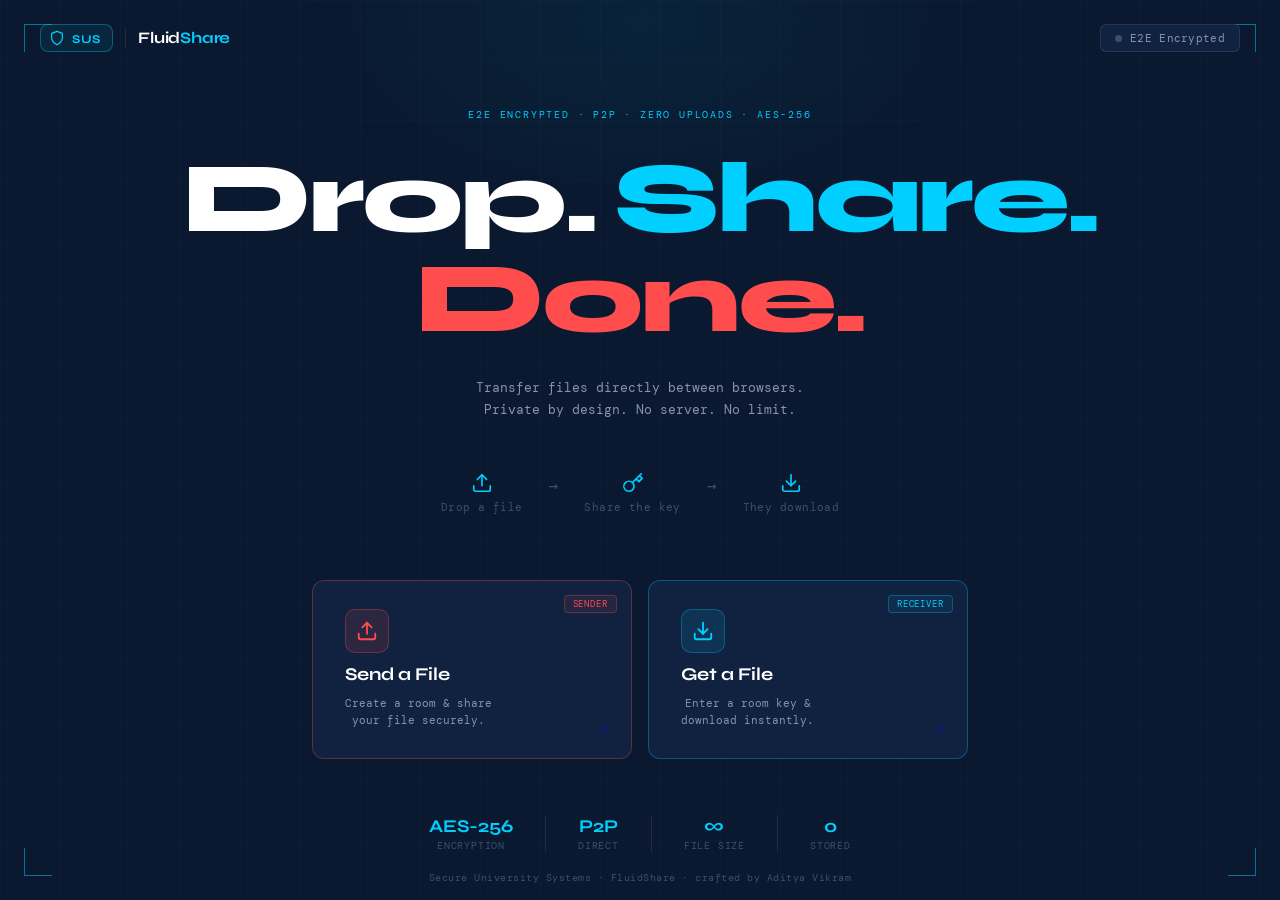
<file: index.html>
<!DOCTYPE html>
<html lang="en">
<head>
    <meta charset="UTF-8">
    <meta name="viewport" content="width=device-width, initial-scale=1.0">
    <title>SUS · FluidShare — Drop. Share. Done.</title>
    <meta name="description" content="FluidShare by SUS — End-to-End Encrypted peer-to-peer file transfer.">
    <link rel="preconnect" href="https://fonts.googleapis.com">
    <link href="https://fonts.googleapis.com/css2?family=Inter:wght@400;500;600&family=Syne:wght@400;600;700;800&family=DM+Mono:wght@300;400;500&display=swap" rel="stylesheet">
    <link rel="stylesheet" href="style.css">
    <style>
        /* ── LANDING-SPECIFIC ── */
        .landing {
            position: relative;
            z-index: 1;
            min-height: 100vh;
            display: flex;
            flex-direction: column;
            align-items: center;
            justify-content: center;
            padding: 100px 20px 40px;
            overflow-x: hidden;
        }

        /* Scan-line beam */
        .scanline {
            position: fixed;
            top: -2px;
            left: 0;
            right: 0;
            height: 2px;
            background: linear-gradient(90deg, transparent, var(--accent), transparent);
            opacity: 0;
            animation: scanBeam 3s ease forwards;
            z-index: 10;
        }
        @keyframes scanBeam {
            0%   { top: 0;    opacity: 0; }
            10%  { opacity: 1; }
            90%  { opacity: 1; }
            100% { top: 100vh; opacity: 0; }
        }

        /* Corner brackets */
        .bracket {
            position: fixed;
            width: 28px;
            height: 28px;
            opacity: 0;
            animation: bracketIn 0.6s ease 1.2s forwards;
        }
        .bracket-tl { top: 24px;  left: 24px;  border-top: 1px solid var(--accent); border-left: 1px solid var(--accent); }
        .bracket-tr { top: 24px;  right: 24px; border-top: 1px solid var(--accent); border-right: 1px solid var(--accent); }
        .bracket-bl { bottom: 24px; left: 24px;  border-bottom: 1px solid var(--accent); border-left: 1px solid var(--accent); }
        .bracket-br { bottom: 24px; right: 24px; border-bottom: 1px solid var(--accent); border-right: 1px solid var(--accent); }
        @keyframes bracketIn { from { opacity: 0; } to { opacity: 0.5; } }

        /* Header */
        .land-header {
            position: fixed;
            top: 0; left: 0; right: 0;
            max-width: none;
            margin: 0;
            display: flex;
            align-items: center;
            justify-content: space-between;
            padding: 24px 40px;
            opacity: 0;
            animation: fadeDown 0.7s ease 0.4s forwards;
            z-index: 5;
        }
        @keyframes fadeDown {
            from { opacity: 0; transform: translateY(-12px); }
            to   { opacity: 1; transform: translateY(0); }
        }

        /* Hero text */
        .land-hero {
            text-align: center;
            display: flex;
            flex-direction: column;
            align-items: center;
            gap: 0;
        }

        .land-eyebrow {
            font-family: var(--font-mono);
            font-size: 10px;
            letter-spacing: 0.18em;
            text-transform: uppercase;
            color: var(--accent);
            opacity: 0;
            animation: fadeUp 0.6s ease 0.5s forwards;
            margin-bottom: 28px;
        }

        /* Each word slides up from a clipped mask */
        .word-wrap {
            overflow: hidden;
            display: inline-block;
        }
        .word {
            display: inline-block;
            font-family: var(--font-head);
            font-size: clamp(52px, 10vw, 100px);
            font-weight: 800;
            letter-spacing: -3px;
            line-height: 1;
            color: var(--text);
            transform: translateY(110%);
            opacity: 0;
        }
        .word.accent { color: var(--accent); }
        .word.red    { color: var(--send); }

        .word-anim-1 { animation: wordReveal 0.9s cubic-bezier(.16,1,.3,1) 0.7s forwards; }
        .word-anim-2 { animation: wordReveal 0.9s cubic-bezier(.16,1,.3,1) 1.0s forwards; }
        .word-anim-3 { animation: wordReveal 0.9s cubic-bezier(.16,1,.3,1) 1.3s forwards; }

        @keyframes wordReveal {
            to { transform: translateY(0); opacity: 1; }
        }

        .land-sep {
            font-family: var(--font-head);
            font-size: clamp(52px, 10vw, 100px);
            font-weight: 800;
            letter-spacing: -3px;
            color: var(--text-dim);
            display: inline-block;
            opacity: 0;
            animation: fadeIn 0.5s ease 1.15s forwards;
            margin: 0 8px;
        }
        @keyframes fadeIn { to { opacity: 1; } }

        .land-sub {
            font-family: var(--font-mono);
            font-size: 13px;
            color: var(--text-muted);
            max-width: 380px;
            line-height: 1.7;
            text-align: center;
            opacity: 0;
            animation: fadeUp 0.7s ease 1.8s forwards;
            margin-top: 28px;
        }

        /* Choice buttons */
        .land-choices {
            display: flex;
            gap: 16px;
            margin-top: 56px;
            opacity: 0;
            animation: fadeUp 0.7s ease 2.1s forwards;
            flex-wrap: wrap;
            justify-content: center;
            width: 100%;
        }

        .choice-btn {
            position: relative;
            display: flex;
            flex-direction: column;
            align-items: flex-start;
            gap: 10px;
            padding: 28px 32px;
            border-radius: 12px;
            border: 1px solid;
            cursor: pointer;
            text-decoration: none;
            transition: transform 0.25s, box-shadow 0.25s, border-color 0.25s;
            flex: 1 1 200px;
            max-width: 320px;
            overflow: hidden;
            background: var(--surface);
        }

        .choice-btn::before {
            content: '';
            position: absolute;
            inset: 0;
            opacity: 0;
            transition: opacity 0.3s;
        }

        .choice-btn:hover { transform: translateY(-4px); }
        .choice-btn:hover::before { opacity: 1; }
        .choice-btn:active { transform: translateY(-2px); }

        .choice-btn.send {
            border-color: rgba(255,77,77,0.3);
        }
        .choice-btn.send::before {
            background: var(--send-dim);
        }
        .choice-btn.send:hover {
            border-color: var(--send);
            box-shadow: 0 8px 40px rgba(255,77,77,0.18);
        }

        .choice-btn.recv {
            border-color: rgba(0,207,255,0.3);
        }
        .choice-btn.recv::before {
            background: var(--recv-dim);
        }
        .choice-btn.recv:hover {
            border-color: var(--recv);
            box-shadow: 0 8px 40px rgba(0,207,255,0.18);
        }

        .choice-icon {
            width: 44px;
            height: 44px;
            border-radius: 10px;
            border: 1px solid;
            display: flex;
            align-items: center;
            justify-content: center;
            position: relative;
            z-index: 1;
        }

        .choice-btn.send .choice-icon {
            color: var(--send);
            background: rgba(255,77,77,0.12);
            border-color: rgba(255,77,77,0.3);
        }

        .choice-btn.recv .choice-icon {
            color: var(--recv);
            background: rgba(0,207,255,0.10);
            border-color: rgba(0,207,255,0.28);
        }

        .choice-label {
            font-family: var(--font-head);
            font-size: 18px;
            font-weight: 700;
            color: var(--text);
            position: relative;
            z-index: 1;
        }

        .choice-desc {
            font-family: var(--font-mono);
            font-size: 11px;
            color: var(--text-muted);
            line-height: 1.6;
            position: relative;
            z-index: 1;
        }

        .choice-badge {
            position: absolute;
            top: 14px; right: 14px;
            font-family: var(--font-mono);
            font-size: 9px;
            letter-spacing: 0.1em;
            text-transform: uppercase;
            padding: 2px 8px;
            border-radius: 4px;
            border: 1px solid;
        }
        .choice-btn.send .choice-badge {
            color: var(--send);
            border-color: rgba(255,77,77,0.3);
            background: rgba(255,77,77,0.08);
        }
        .choice-btn.recv .choice-badge {
            color: var(--recv);
            border-color: rgba(0,207,255,0.28);
            background: rgba(0,207,255,0.07);
        }

        .choice-arrow {
            position: absolute;
            bottom: 20px; right: 20px;
            opacity: 0.3;
            transition: opacity 0.2s, transform 0.2s;
        }
        .choice-btn:hover .choice-arrow { opacity: 0.8; transform: translate(3px,-3px); }

        /* Stats bar */
        .land-stats {
            display: flex;
            gap: 32px;
            margin-top: 56px;
            opacity: 0;
            animation: fadeUp 0.7s ease 2.4s forwards;
        }
        .stat {
            text-align: center;
        }
        .stat-val {
            font-family: var(--font-head);
            font-size: 18px;
            font-weight: 700;
            color: var(--accent);
        }
        .stat-label {
            font-family: var(--font-mono);
            font-size: 10px;
            color: var(--text-dim);
            letter-spacing: 0.08em;
            text-transform: uppercase;
            margin-top: 2px;
        }
        .stat-div {
            width: 1px;
            background: var(--border);
            align-self: stretch;
        }

        /* Footer */
        .land-footer {
            position: fixed;
            bottom: 0; left: 0; right: 0;
            display: flex;
            align-items: center;
            justify-content: center;
            padding: 16px 40px;
            opacity: 0;
            animation: fadeIn 0.7s ease 2.8s forwards;
        }
        .land-footer p {
            font-family: var(--font-mono);
            font-size: 10px;
            color: var(--text-dim);
            letter-spacing: 0.5px;
        }

        .how-it-works {
            display: flex;
            gap: 0;
            align-items: center;
            justify-content: center;
            width: 100%;
            max-width: 860px;
            margin-top: 40px;
            flex-wrap: wrap;
        }
        .hiw-step {
            display: flex;
            flex-direction: column;
            align-items: center;
            gap: 6px;
            padding: 10px 16px;
            opacity: 0;
            animation: fadeUp 0.6s ease forwards;
        }
        .hiw-step:nth-child(1) { animation-delay: 1.6s; }
        .hiw-step:nth-child(3) { animation-delay: 1.75s; }
        .hiw-step:nth-child(5) { animation-delay: 1.9s; }
        .hiw-icon {
            color: var(--accent);
            display: flex;
            align-items: center;
            justify-content: center;
        }
        .hiw-label {
            font-family: var(--font-mono);
            font-size: 11px;
            color: var(--text-dim);
            letter-spacing: 0.04em;
            text-align: center;
            white-space: nowrap;
        }
        .hiw-arrow {
            font-family: var(--font-mono);
            font-size: 16px;
            color: var(--text-dim);
            opacity: 0;
            animation: fadeUp 0.5s ease forwards;
            margin: 0 10px;
            padding-bottom: 14px;
        }
        .hiw-arrow:nth-child(2) { animation-delay: 1.68s; }
        .hiw-arrow:nth-child(4) { animation-delay: 1.83s; }

        @keyframes fadeUp {
            from { opacity: 0; transform: translateY(16px); }
            to   { opacity: 1; transform: translateY(0); }
        }

        @media (max-width: 768px) {
            .hiw-arrow { display: none; }
            .how-it-works { flex-direction: column; gap: 4px; }
            .land-choices { flex-direction: column; }
            .land-header  { padding: 16px 20px; }
            .land-stats { flex-wrap: wrap; justify-content: center; gap: 20px; }
            .stat-div { display: none; }
        }
    </style>
</head>
<body>

<!-- Scan-line sweep -->
<div class="scanline"></div>

<!-- Corner brackets -->
<div class="bracket bracket-tl"></div>
<div class="bracket bracket-tr"></div>
<div class="bracket bracket-bl"></div>
<div class="bracket bracket-br"></div>

<!-- Header -->
<header class="land-header">
    <div class="logo">
        <div class="logo-sus-badge">
            <svg viewBox="0 0 24 24" stroke-linecap="round" stroke-linejoin="round">
                <path d="M12 22s8-4 8-10V5l-8-3-8 3v7c0 6 8 10 8 10z"/>
            </svg>
            <span class="logo-sus-text">SUS</span>
        </div>
        <div class="logo-divider"></div>
        <div class="logo-name">Fluid<span>Share</span></div>
    </div>

    <div id="connection-status">
        <div class="status-dot"></div>
        <span id="connection-status-text">E2E Encrypted</span>
    </div>
</header>

<!-- Landing -->
<main class="landing">
    <div class="land-hero">
        <p class="land-eyebrow">E2E Encrypted · P2P · Zero uploads · AES-256</p>

        <!-- Animated headline -->
        <div style="display:flex; align-items:baseline; flex-wrap:wrap; justify-content:center; gap: 0 18px;">
            <div class="word-wrap"><span class="word word-anim-1">Drop.</span></div>
            <div class="word-wrap"><span class="word accent word-anim-2">Share.</span></div>
            <div class="word-wrap"><span class="word red word-anim-3">Done.</span></div>
        </div>

        <p class="land-sub">Transfer files directly between browsers.<br>Private by design. No server. No limit.</p>

        <!-- How It Works Strip -->
        <div class="how-it-works">
            <div class="hiw-step">
                <div class="hiw-icon">
                    <svg width="22" height="22" viewBox="0 0 24 24" fill="none" stroke="currentColor" stroke-width="1.8" stroke-linecap="round" stroke-linejoin="round">
                        <path d="M21 15v4a2 2 0 0 1-2 2H5a2 2 0 0 1-2-2v-4"/>
                        <polyline points="17 8 12 3 7 8"/>
                        <line x1="12" y1="3" x2="12" y2="15"/>
                    </svg>
                </div>
                <div class="hiw-label">Drop a file</div>
            </div>
            <div class="hiw-arrow">→</div>
            <div class="hiw-step">
                <div class="hiw-icon">
                    <svg width="22" height="22" viewBox="0 0 24 24" fill="none" stroke="currentColor" stroke-width="1.8" stroke-linecap="round" stroke-linejoin="round">
                        <path d="M21 2l-2 2m-7.61 7.61a5.5 5.5 0 1 1-7.778 7.778 5.5 5.5 0 0 1 7.777-7.777zm0 0L15.5 7.5m0 0l3 3L22 7l-3-3m-3.5 3.5L19 4"/>
                    </svg>
                </div>
                <div class="hiw-label">Share the key</div>
            </div>
            <div class="hiw-arrow">→</div>
            <div class="hiw-step">
                <div class="hiw-icon">
                    <svg width="22" height="22" viewBox="0 0 24 24" fill="none" stroke="currentColor" stroke-width="1.8" stroke-linecap="round" stroke-linejoin="round">
                        <path d="M21 15v4a2 2 0 0 1-2 2H5a2 2 0 0 1-2-2v-4"/>
                        <polyline points="7 10 12 15 17 10"/>
                        <line x1="12" y1="15" x2="12" y2="3"/>
                    </svg>
                </div>
                <div class="hiw-label">They download</div>
            </div>
        </div>

        <!-- Choice -->
        <div class="land-choices">
            <a href="send.html" class="choice-btn send">
                <span class="choice-badge">Sender</span>
                <div class="choice-icon">
                    <svg width="22" height="22" viewBox="0 0 24 24" fill="none" stroke="currentColor" stroke-width="2" stroke-linecap="round" stroke-linejoin="round">
                        <path d="M21 15v4a2 2 0 0 1-2 2H5a2 2 0 0 1-2-2v-4"/>
                        <polyline points="17 8 12 3 7 8"/>
                        <line x1="12" y1="3" x2="12" y2="15"/>
                    </svg>
                </div>
                <div class="choice-label">Send a File</div>
                <div class="choice-desc">Create a room &amp; share<br>your file securely.</div>
                <svg class="choice-arrow" width="16" height="16" viewBox="0 0 24 24" fill="none" stroke="currentColor" stroke-width="2" stroke-linecap="round">
                    <line x1="7" y1="17" x2="17" y2="7"/><polyline points="7 7 17 7 17 17"/>
                </svg>
            </a>

            <a href="receive.html" class="choice-btn recv">
                <span class="choice-badge">Receiver</span>
                <div class="choice-icon">
                    <svg width="22" height="22" viewBox="0 0 24 24" fill="none" stroke="currentColor" stroke-width="2" stroke-linecap="round" stroke-linejoin="round">
                        <path d="M21 15v4a2 2 0 0 1-2 2H5a2 2 0 0 1-2-2v-4"/>
                        <polyline points="7 10 12 15 17 10"/>
                        <line x1="12" y1="15" x2="12" y2="3"/>
                    </svg>
                </div>
                <div class="choice-label">Get a File</div>
                <div class="choice-desc">Enter a room key &amp;<br>download instantly.</div>
                <svg class="choice-arrow" width="16" height="16" viewBox="0 0 24 24" fill="none" stroke="currentColor" stroke-width="2" stroke-linecap="round">
                    <line x1="7" y1="17" x2="17" y2="7"/><polyline points="7 7 17 7 17 17"/>
                </svg>
            </a>
        </div>

        <!-- Stats -->
        <div class="land-stats">
            <div class="stat">
                <div class="stat-val">AES-256</div>
                <div class="stat-label">Encryption</div>
            </div>
            <div class="stat-div"></div>
            <div class="stat">
                <div class="stat-val">P2P</div>
                <div class="stat-label">Direct</div>
            </div>
            <div class="stat-div"></div>
            <div class="stat">
                <div class="stat-val">∞</div>
                <div class="stat-label">File Size</div>
            </div>
            <div class="stat-div"></div>
            <div class="stat">
                <div class="stat-val">0</div>
                <div class="stat-label">Stored</div>
            </div>
        </div>
        </div>
</main>

<!-- Footer -->
<footer class="land-footer">
    <p>Secure University Systems · FluidShare · crafted by Aditya Vikram</p>
</footer>

</body>
</html>
</file>
<file: style.css>
/* =============================================
   SUS · FLUIDSHARE — MAIN STYLES
   Secure University Systems · File Transfer
   style.css
============================================= */

*, *::before, *::after {
    box-sizing: border-box;
    margin: 0;
    padding: 0;
}

*:focus-visible {
    outline: 2px solid var(--accent);
    outline-offset: 2px;
}

:root {
    /* SUS Design Tokens */
    --bg:          #0A192F;
    --surface:     #112240;
    --surface-2:   #1a2f4a;
    --border:      #ffffff18;
    --border-soft: #ffffff0d;
    --border-hover:#ffffff30;
    --text:        #FFFFFF;
    --text-muted:  #8892B0;
    --text-dim:    #3d4f6d;
    --cyan:        #00CFFF;
    --red:         #FF4D4D;
    --accent:      #00CFFF;
    --accent-dim:  rgba(0, 207, 255, 0.10);
    --accent-glow: rgba(0, 207, 255, 0.25);
    /* Send = RED · Receive = CYAN */
    --send:        #FF4D4D;
    --send-dim:    rgba(255, 77, 77, 0.10);
    --send-glow:   rgba(255, 77, 77, 0.25);
    --recv:        #00CFFF;
    --recv-dim:    rgba(0, 207, 255, 0.10);
    --recv-glow:   rgba(0, 207, 255, 0.25);
    --danger:      #FF4D4D;
    --danger-dim:  rgba(255, 77, 77, 0.12);
    --radius:      10px;

    /* Fonts — header Syne, body Inter, mono DM Mono */
    --font-head: 'Syne', sans-serif;
    --font-body: 'Inter', sans-serif;
    --font-mono: 'DM Mono', monospace;
}

html, body {
    height: 100%;
    background: var(--bg);
    color: var(--text);
    font-family: var(--font-body);
    -webkit-font-smoothing: antialiased;
    overflow-x: hidden;
}

/* Subtle grid overlay */
body::before {
    content: '';
    position: fixed;
    inset: 0;
    background-image:
        linear-gradient(var(--border) 1px, transparent 1px),
        linear-gradient(90deg, var(--border) 1px, transparent 1px);
    background-size: 60px 60px;
    opacity: 0.18;
    pointer-events: none;
    z-index: 0;
}

/* Ambient cyan glow */
body::after {
    content: '';
    position: fixed;
    top: -20%;
    left: 50%;
    transform: translateX(-50%);
    width: 700px;
    height: 400px;
    background: radial-gradient(ellipse, rgba(0, 207, 255, 0.06) 0%, transparent 70%);
    pointer-events: none;
    z-index: 0;
}

/* ---- APP WRAPPER ---- */
#app {
    opacity: 0;
    transition: opacity 0.6s ease 0.1s;
}

#app.visible {
    opacity: 1;
}

/* ---- PAGE LAYOUT ---- */
.page {
    position: relative;
    z-index: 1;
    min-height: 100vh;
    display: flex;
    flex-direction: column;
    align-items: center;
    padding: 40px 20px 60px;
}

/* ---- HEADER ---- */
header {
    width: 100%;
    max-width: 880px;
    display: flex;
    align-items: center;
    justify-content: space-between;
    padding-bottom: 48px;
    animation: fadeUp 0.5s ease both;
}

/* SUS + FluidShare co-brand */
.logo {
    display: flex;
    align-items: center;
    gap: 12px;
}

.logo-sus-badge {
    display: flex;
    align-items: center;
    gap: 7px;
    padding: 5px 11px 5px 8px;
    border: 1px solid rgba(0,207,255,0.35);
    border-radius: 8px;
    background: rgba(0,207,255,0.07);
}

.logo-sus-badge svg {
    width: 16px;
    height: 16px;
    stroke: var(--accent);
    fill: none;
    stroke-width: 1.8;
    display: block;
}

.logo-sus-text {
    font-family: var(--font-head);
    font-size: 12px;
    font-weight: 700;
    color: var(--accent);
    letter-spacing: 0.06em;
    line-height: 1;
    margin-top: 1px;
}

.logo-divider {
    width: 1px;
    height: 20px;
    background: var(--border);
}

.logo-name {
    font-family: var(--font-head);
    font-size: 16px;
    font-weight: 700;
    color: var(--text);
    letter-spacing: -0.2px;
    line-height: 1;
}

.logo-name span {
    color: var(--accent);
}

/* ---- CONNECTION STATUS PILL ---- */
#connection-status {
    display: flex;
    align-items: center;
    gap: 8px;
    padding: 6px 14px;
    border-radius: 6px;
    border: 1px solid var(--border);
    background: var(--surface);
    transition: border-color 0.3s, background 0.3s;
}

#connection-status.connected {
    border-color: rgba(0, 207, 255, 0.35);
    background: rgba(0, 207, 255, 0.07);
}

.status-dot {
    width: 7px;
    height: 7px;
    border-radius: 50%;
    background: var(--text-dim);
    transition: background 0.3s, box-shadow 0.3s;
    flex-shrink: 0;
}

#connection-status.connected .status-dot {
    background: var(--accent);
    box-shadow: 0 0 8px var(--accent-glow);
    animation: statusPulse 2.5s ease-in-out infinite;
}

@keyframes statusPulse {
    0%, 100% { opacity: 1; }
    50% { opacity: 0.4; }
}

#connection-status-text {
    font-family: var(--font-mono);
    font-size: 11px;
    color: var(--text-muted);
    white-space: nowrap;
    letter-spacing: 0.3px;
}

#connection-status.connected #connection-status-text {
    color: var(--accent);
}

/* ---- HERO ---- */
.hero {
    text-align: center;
    margin-bottom: 52px;
    animation: fadeUp 0.5s 0.1s ease both;
}

.hero-eyebrow {
    font-family: var(--font-mono);
    font-size: 10px;
    letter-spacing: 0.14em;
    text-transform: uppercase;
    color: var(--accent);
    margin-bottom: 16px;
    font-weight: 600;
}

.hero h1 {
    font-family: var(--font-head);
    font-size: clamp(36px, 6.5vw, 64px);
    font-weight: 800;
    letter-spacing: -1.5px;
    line-height: 1.05;
    color: var(--text);
    margin-bottom: 16px;
}

.hero h1 em {
    font-style: normal;
    color: var(--accent);
}

.hero-div {
    width: 36px;
    height: 2px;
    background: var(--accent);
    border-radius: 2px;
    margin: 14px auto;
}

.hero p {
    font-family: var(--font-body);
    font-size: 14px;
    font-weight: 400;
    color: var(--text-muted);
    max-width: 360px;
    margin: 0 auto;
    line-height: 1.7;
}

/* ---- CARDS GRID ---- */
.cards {
    display: grid;
    grid-template-columns: 1fr 1fr;
    gap: 16px;
    width: 100%;
    max-width: 880px;
}

/* ---- CARD ---- */
.card {
    background: var(--surface);
    border: 1px solid var(--border);
    border-radius: var(--radius);
    padding: 24px;
    display: flex;
    flex-direction: column;
    gap: 18px;
    transition: border-color 0.25s;
    position: relative;
    overflow: hidden;
}

/* Top accent line */
.card::before {
    content: '';
    position: absolute;
    top: 0; left: 0; right: 0;
    height: 2px;
    opacity: 0;
    transition: opacity 0.3s;
}

.card.send::before { background: linear-gradient(90deg, var(--send) 0%, transparent 60%); }
.card.receive::before { background: linear-gradient(90deg, var(--recv) 0%, transparent 60%); }

.card.send:hover  { border-color: rgba(255, 77, 77, 0.35); }
.card.receive:hover { border-color: rgba(0, 207, 255, 0.35); }
.card:hover::before { opacity: 1; }

.card:nth-child(1) { animation: fadeUp 0.5s 0.2s ease both; }
.card:nth-child(2) { animation: fadeUp 0.5s 0.3s ease both; }

/* Card header row */
.card-header {
    display: flex;
    align-items: flex-start;
    justify-content: space-between;
}

.card-icon {
    width: 40px;
    height: 40px;
    border-radius: 8px;
    display: flex;
    align-items: center;
    justify-content: center;
    border: 1px solid;
}

.card.send .card-icon {
    background: var(--send-dim);
    border-color: rgba(255, 77, 77, 0.28);
    color: var(--send);
}

.card.receive .card-icon {
    background: var(--recv-dim);
    border-color: rgba(0, 207, 255, 0.28);
    color: var(--recv);
}

.card-badge {
    font-family: var(--font-head);
    font-size: 10px;
    font-weight: 700;
    letter-spacing: 0.1em;
    text-transform: uppercase;
    padding: 3px 10px;
    border-radius: 4px;
    border: 1px solid;
}

.card.send .card-badge {
    background: rgba(255, 77, 77, 0.10);
    border-color: rgba(255, 77, 77, 0.32);
    color: var(--send);
}

.card.receive .card-badge {
    background: rgba(0, 207, 255, 0.08);
    border-color: rgba(0, 207, 255, 0.30);
    color: var(--recv);
}

.card-title {
    font-family: var(--font-head);
    font-size: 18px;
    font-weight: 600;
    letter-spacing: -0.2px;
    color: var(--text);
}

.card-subtitle {
    font-family: var(--font-body);
    font-size: 13px;
    color: var(--text-muted);
    margin-top: 3px;
    line-height: 1.6;
}

/* ---- DROP ZONE ---- */
.drop-zone {
    border: 1px dashed rgba(255, 77, 77, 0.22);
    border-radius: 8px;
    padding: 28px 20px;
    text-align: center;
    cursor: pointer;
    transition: border-color 0.2s, background 0.2s;
    background: transparent;
    position: relative;
}

.drop-zone:hover,
.drop-zone.drag-over {
    border-color: var(--send);
    background: var(--send-dim);
}

.drop-zone input[type="file"] {
    position: absolute;
    inset: 0;
    opacity: 0;
    cursor: pointer;
    width: 100%;
    height: 100%;
}

.drop-zone-icon {
    color: var(--text-dim);
    margin-bottom: 8px;
    transition: color 0.2s;
}

.drop-zone:hover .drop-zone-icon {
    color: var(--send);
}

.drop-zone-label {
    font-family: var(--font-body);
    font-size: 13px;
    color: var(--text-muted);
    line-height: 1.6;
}

.drop-zone-label strong {
    font-family: var(--font-head);
    color: var(--text);
    display: block;
    font-size: 13px;
    font-weight: 600;
    margin-bottom: 4px;
}

#file-name {
    font-family: var(--font-mono);
    font-size: 11px;
    color: var(--send);
    margin-top: 8px;
    display: none;
    word-break: break-all;
}

/* ---- RECEIVE PLACEHOLDER ---- */
.receive-placeholder {
    flex: 1;
    border-radius: 8px;
    background: var(--surface-2);
    border: 1px solid var(--border-soft);
    display: flex;
    align-items: center;
    justify-content: center;
    min-height: 110px;
    flex-direction: column;
    gap: 10px;
    padding: 20px;
}

.receive-placeholder span {
    font-family: var(--font-mono);
    font-size: 11px;
    color: var(--text-dim);
    letter-spacing: 0.08em;
    text-transform: uppercase;
}

.receive-placeholder.loading {
    color: var(--accent);
}

.receive-placeholder.loading svg {
    stroke: var(--accent);
    animation: spin 1.2s linear infinite;
}

@keyframes spin {
    100% { transform: rotate(360deg); }
}

/* ---- PASSWORD FIELD ---- */
.password-row {
    display: flex;
    align-items: center;
    gap: 8px;
}

.password-row input[type="password"],
.password-row input[type="text"] {
    flex: 1;
}

.toggle-pw-btn {
    width: 36px;
    height: 36px;
    border-radius: 6px;
    background: var(--surface-2);
    border: 1px solid var(--border);
    color: var(--text-muted);
    cursor: pointer;
    display: flex;
    align-items: center;
    justify-content: center;
    transition: border-color 0.2s, color 0.2s;
    flex-shrink: 0;
}

.toggle-pw-btn:hover {
    border-color: var(--accent);
    color: var(--accent);
}

/* ---- INPUTS ---- */
.field {
    display: flex;
    flex-direction: column;
    gap: 6px;
}

.field label {
    font-family: var(--font-mono);
    font-size: 10px;
    letter-spacing: 0.1em;
    text-transform: uppercase;
    color: var(--text-muted);
    font-weight: 600;
}

.field-hint {
    font-family: var(--font-body);
    font-size: 11px;
    color: var(--text-dim);
    text-transform: none;
    letter-spacing: normal;
    font-weight: 400;
}

.input-row {
    display: flex;
    gap: 8px;
}

input[type="text"],
input[type="password"] {
    flex: 1;
    background: var(--surface-2);
    border: 1px solid var(--border);
    border-radius: 8px;
    padding: 10px 14px;
    font-family: var(--font-mono);
    font-size: 12px;
    color: var(--text);
    outline: none;
    transition: border-color 0.2s;
    letter-spacing: 0.5px;
}

input[type="text"]::placeholder,
input[type="password"]::placeholder { color: var(--text-dim); }
input[type="text"]:focus,
input[type="password"]:focus { border-color: rgba(0,207,255,0.5); }

/* ---- BUTTONS ---- */
.btn {
    padding: 10px 16px;
    border-radius: 8px;
    font-family: var(--font-head);
    font-size: 13px;
    font-weight: 600;
    letter-spacing: 0.2px;
    cursor: pointer;
    border: 1px solid transparent;
    transition: all 0.2s;
    white-space: nowrap;
    display: inline-flex;
    align-items: center;
    gap: 6px;
}

.icon-btn {
    padding: 10px 10px;
    width: auto;
    justify-content: center;
}

.btn-send {
    background: rgba(255, 77, 77, 0.12);
    border-color: rgba(255, 77, 77, 0.35);
    color: var(--send);
}

.btn-send:hover {
    background: rgba(255, 77, 77, 0.22);
    border-color: var(--send);
    box-shadow: 0 0 18px rgba(255, 77, 77, 0.2);
    transform: translateY(-1px);
}

.btn-recv {
    background: rgba(0, 207, 255, 0.10);
    border-color: rgba(0, 207, 255, 0.30);
    color: var(--accent);
}

.btn-recv:hover {
    background: rgba(0, 207, 255, 0.20);
    border-color: var(--accent);
    box-shadow: 0 0 18px rgba(0, 207, 255, 0.2);
    transform: translateY(-1px);
}

.btn-copy {
    background: rgba(0, 207, 255, 0.08);
    border-color: rgba(0, 207, 255, 0.25);
    color: var(--accent);
    font-size: 12px;
    padding: 8px 12px;
}

.btn-copy:hover {
    background: rgba(0, 207, 255, 0.18);
    border-color: var(--accent);
}

.btn:active { transform: translateY(0); }

.btn-full {
    width: 100%;
    justify-content: center;
    padding: 12px;
    font-size: 14px;
}

/* ---- PROGRESS BAR ---- */
.progress-container {
    display: none;
    flex-direction: column;
    gap: 8px;
}

.progress-container.active {
    display: flex;
}

.progress-bar-track {
    width: 100%;
    height: 6px;
    border-radius: 6px;
    background: var(--surface-2);
    border: 1px solid var(--border-soft);
    overflow: hidden;
    position: relative;
}

.progress-bar-fill {
    height: 100%;
    width: 0%;
    border-radius: 6px;
    transition: width 0.3s ease;
    position: relative;
}

.progress-bar-fill::after {
    content: '';
    position: absolute;
    top: 0; right: 0; bottom: 0;
    width: 40px;
    border-radius: 6px;
    animation: progressShimmer 1.5s ease-in-out infinite;
}

@keyframes progressShimmer {
    0%, 100% { opacity: 0.4; }
    50% { opacity: 1; }
}

.send .progress-bar-fill {
    background: linear-gradient(90deg, var(--send), #ff7b7b);
    box-shadow: 0 0 12px var(--send-glow);
}
.send .progress-bar-fill::after {
    background: linear-gradient(90deg, transparent, rgba(255,255,255,0.25));
}

.receive .progress-bar-fill {
    background: linear-gradient(90deg, var(--recv), #66e0ff);
    box-shadow: 0 0 12px var(--recv-glow);
}
.receive .progress-bar-fill::after {
    background: linear-gradient(90deg, transparent, rgba(255,255,255,0.25));
}

.progress-info {
    display: flex;
    align-items: center;
    justify-content: space-between;
    font-family: var(--font-mono);
    font-size: 10px;
    color: var(--text-muted);
    letter-spacing: 0.04em;
}

.progress-info .pct {
    font-weight: 600;
    color: var(--text);
}

/* ---- STATUS BAR ---- */
.status-bar {
    font-family: var(--font-mono);
    font-size: 11px;
    letter-spacing: 0.3px;
    color: var(--text-muted);
    min-height: 18px;
    padding: 8px 12px;
    border-radius: 6px;
    background: var(--surface-2);
    border: 1px solid var(--border-soft);
    display: flex;
    align-items: center;
    gap: 8px;
    transition: color 0.2s;
}

.status-bar::before {
    content: '›';
    color: var(--cyan);
    font-size: 14px;
    flex-shrink: 0;
}

/* ---- DIVIDER ---- */
.divider {
    display: flex;
    align-items: center;
    gap: 12px;
    color: var(--text-dim);
    font-size: 10px;
    font-family: var(--font-mono);
    letter-spacing: 0.1em;
    text-transform: uppercase;
}

.divider::before,
.divider::after {
    content: '';
    flex: 1;
    height: 1px;
    background: var(--border);
}

/* ---- FOOTER ---- */
footer {
    margin-top: 52px;
    text-align: center;
    animation: fadeUp 0.5s 0.4s ease both;
}

.footer-sus {
    display: inline-flex;
    align-items: center;
    gap: 8px;
    padding: 6px 16px;
    border: 1px solid var(--border);
    border-radius: 6px;
    background: var(--surface);
    margin-bottom: 14px;
}

.footer-sus-dot {
    width: 6px; height: 6px;
    border-radius: 50%;
    background: var(--accent);
    box-shadow: 0 0 6px var(--accent-glow);
}

.footer-sus-text {
    font-family: var(--font-head);
    font-size: 11px;
    font-weight: 600;
    color: var(--accent);
    letter-spacing: 0.08em;
    text-transform: uppercase;
}

footer p {
    font-family: var(--font-mono);
    font-size: 11px;
    color: var(--text-dim);
    letter-spacing: 0.5px;
}

/* ---- ANIMATIONS ---- */
@keyframes fadeUp {
    from { opacity: 0; transform: translateY(12px); }
    to   { opacity: 1; transform: translateY(0); }
}

/* ---- TRANSFER SUMMARY CARD ---- */
.transfer-summary {
    width: 100%;
    text-align: center;
}

.transfer-summary-icon {
    font-size: 28px;
    color: var(--accent);
    margin-bottom: 8px;
}

.transfer-summary-title {
    font-family: var(--font-head);
    font-size: 16px;
    font-weight: 700;
    color: var(--accent);
    margin-bottom: 14px;
    letter-spacing: -0.2px;
}

.transfer-summary-row {
    display: flex;
    justify-content: space-between;
    padding: 6px 0;
    border-bottom: 1px solid var(--border-soft);
    font-family: var(--font-mono);
    font-size: 11px;
}

.transfer-summary-row span:first-child {
    color: var(--text-dim);
    text-transform: uppercase;
    letter-spacing: 0.08em;
}

.transfer-summary-row span:last-child {
    color: var(--text);
    word-break: break-all;
    text-align: right;
    max-width: 65%;
}

/* ---- QR CODE WRAPPER ---- */
#qr-wrap {
    padding: 16px;
    border-radius: 8px;
    background: #ffffff;
    border: 1px solid var(--border-soft);
}

#qr-code {
    display: inline-block;
    border-radius: 4px;
    overflow: hidden;
    line-height: 0;
}

#qr-code img,
#qr-code canvas {
    display: block;
}

/* ---- SHARE LINK SECTION ---- */
#share-link-section {
    display: flex;
    flex-direction: column;
    gap: 8px;
}

#share-link-section .btn-copy {
    width: 100%;
    justify-content: center;
}

/* ---- RESPONSIVE ---- */
@media (max-width: 640px) {
    .cards { grid-template-columns: 1fr; }
    header { flex-direction: column; align-items: flex-start; gap: 16px; }
}
</file>
